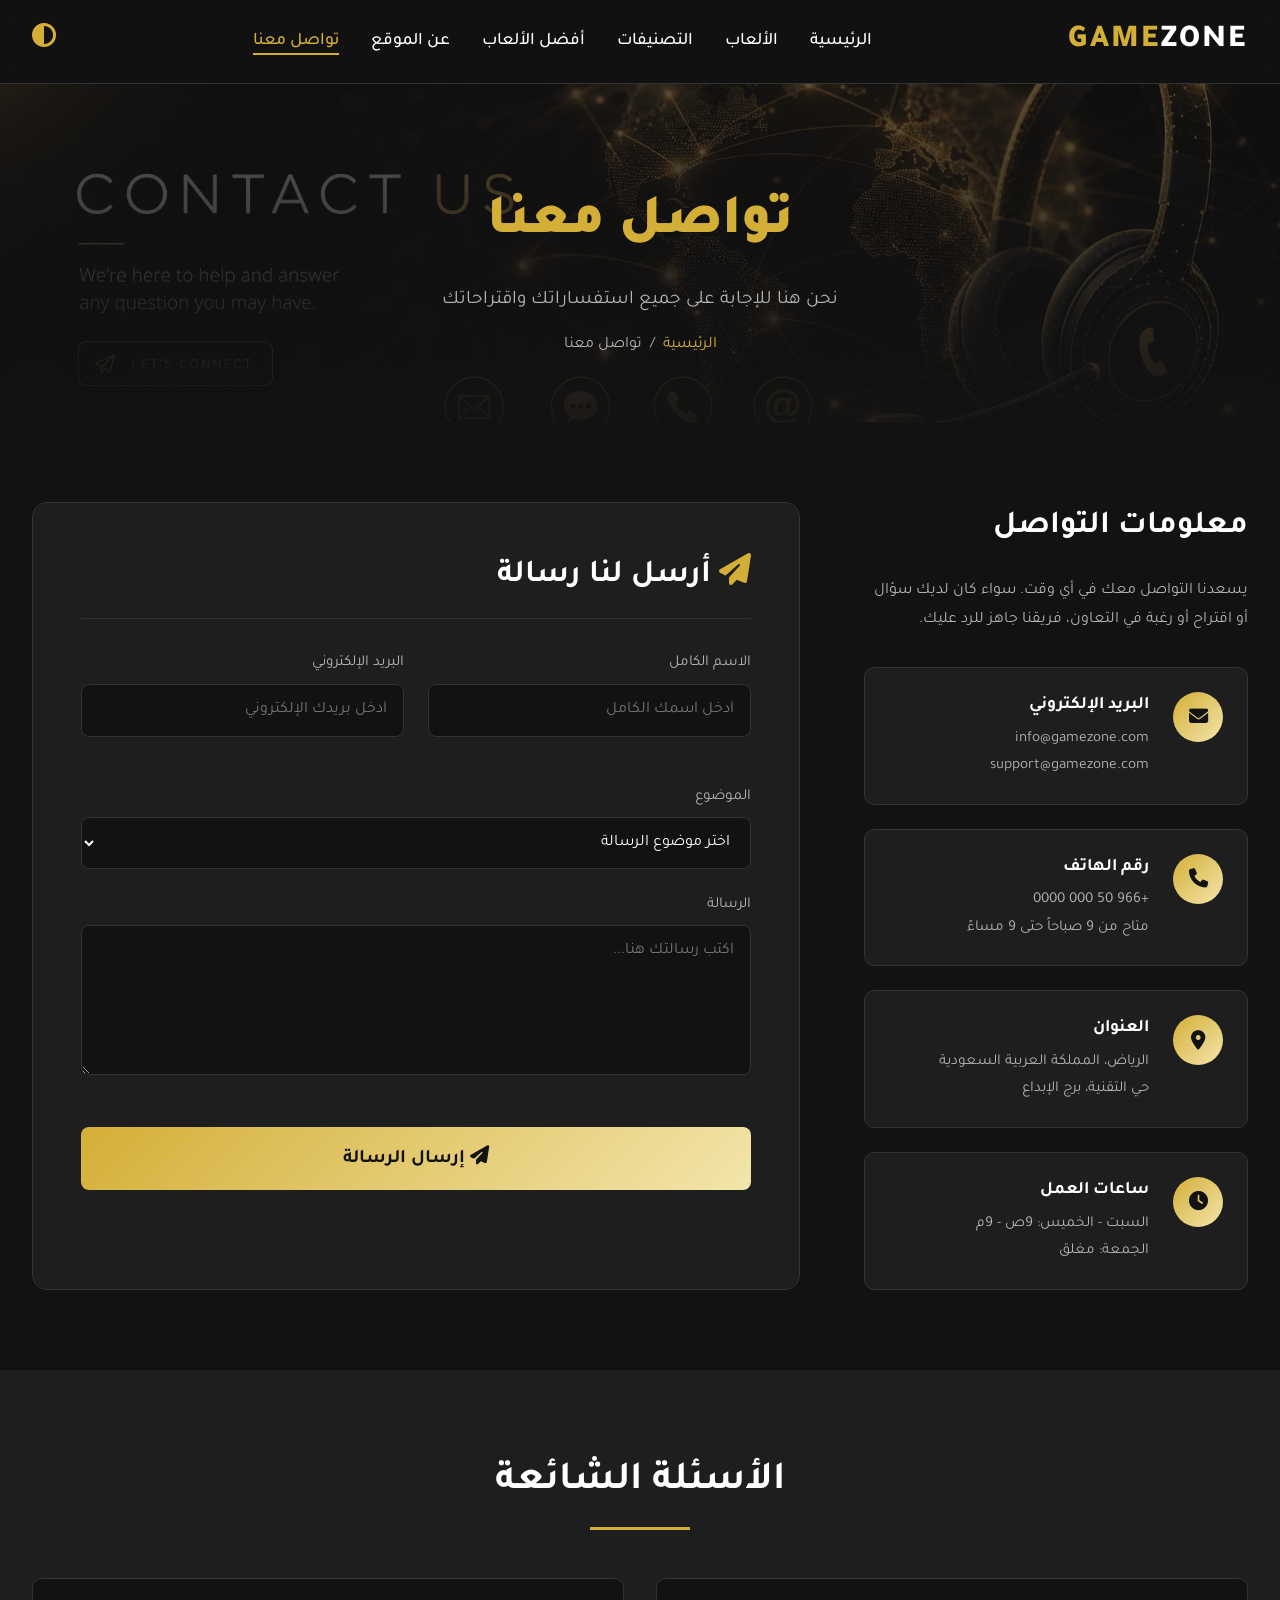
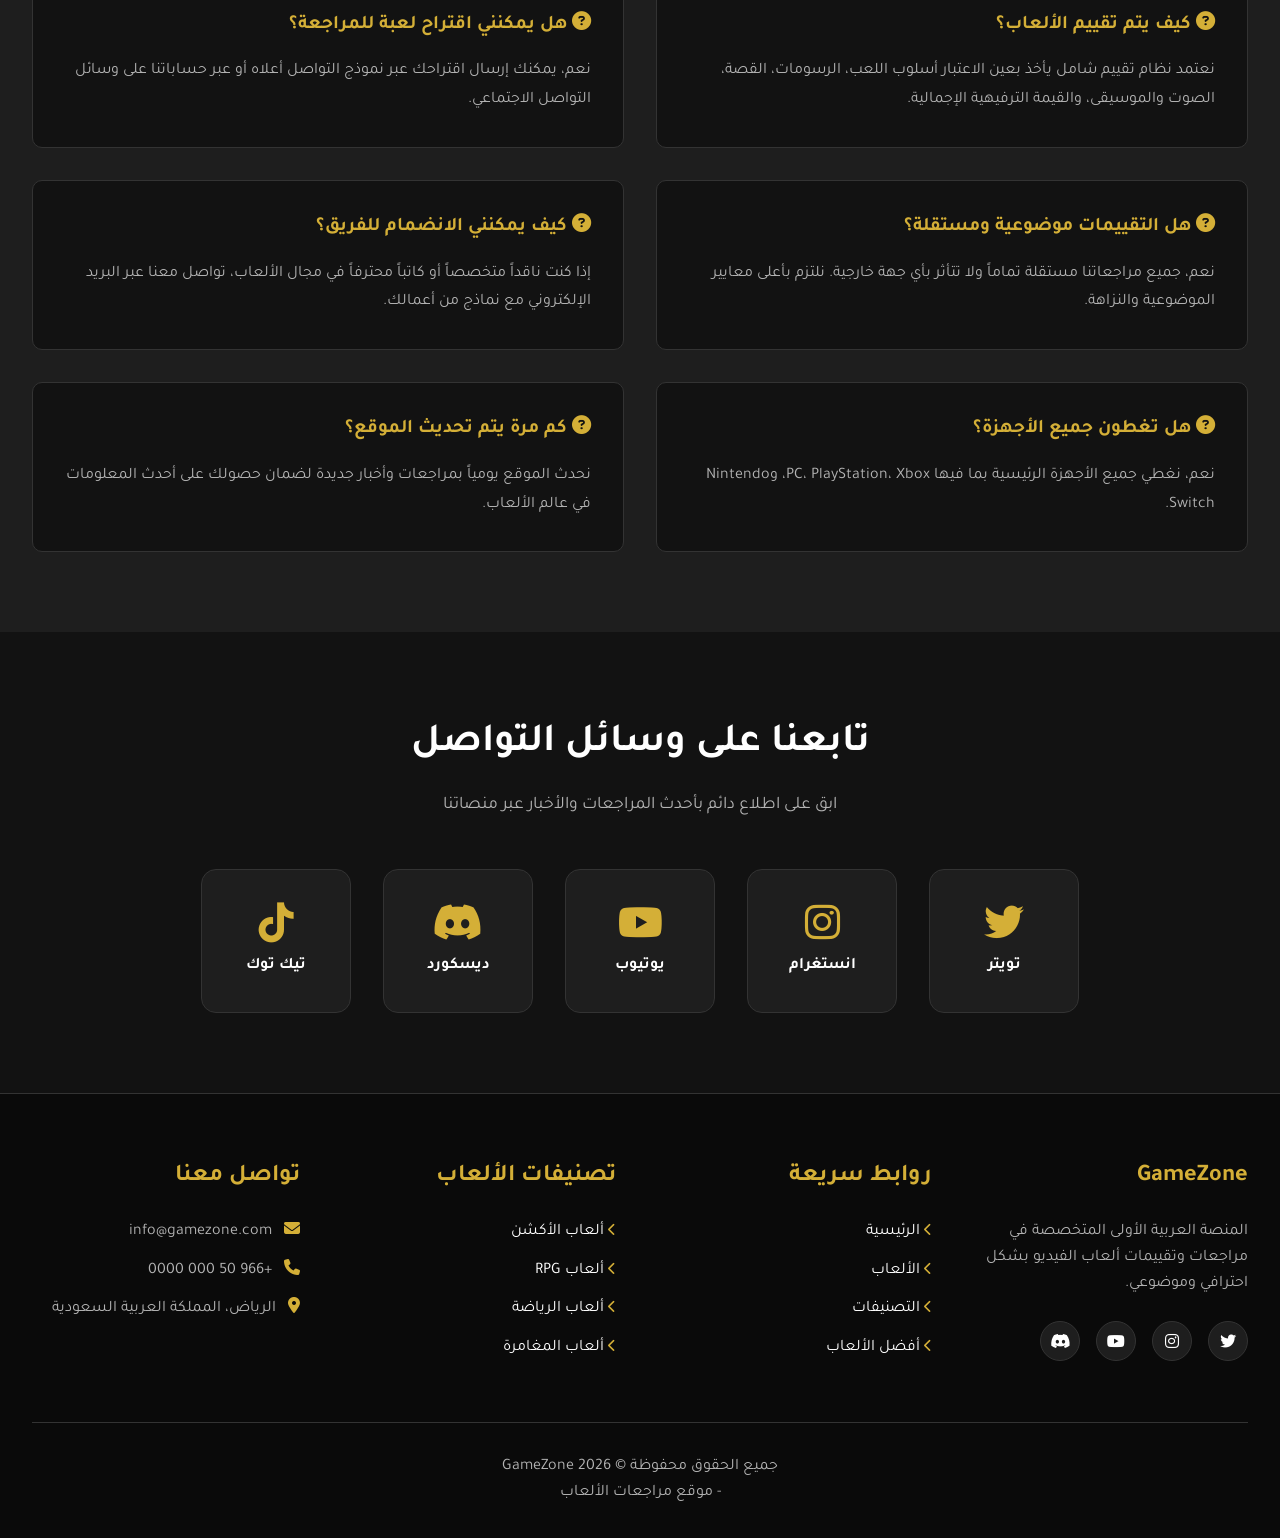
<file: contact.html>
<!DOCTYPE html>
<html lang="ar" dir="rtl">
<head>
    <meta charset="UTF-8">
    <meta name="viewport" content="width=device-width, initial-scale=1.0">
    <title>تواصل معنا - GameZone</title>
    <link rel="stylesheet" href="style.css">
    <link rel="stylesheet" href="responsive.css">
    <link rel="preconnect" href="https://fonts.googleapis.com">
    <link href="https://fonts.googleapis.com/css2?family=Tajawal:wght@300;400;500;700;800;900&display=swap" rel="stylesheet">
    <link rel="stylesheet" href="https://cdnjs.cloudflare.com/ajax/libs/font-awesome/6.5.0/css/all.min.css">
    <style>
        .page-hero {
            background-image: linear-gradient(rgba(18,18,18,0.7), rgba(18,18,18,0.95)), url('contact_us_background.png');
            background-size: cover;
            background-position: center;
            padding: 6rem 0 4rem;
            text-align: center;
        }

        .page-hero h1 {
            font-size: 3.5rem;
            font-weight: 900;
            color: var(--primary-color);
            margin-bottom: 1rem;
        }

        .page-hero p {
            color: var(--text-muted);
            font-size: 1.2rem;
        }

        .breadcrumb {
            display: flex;
            gap: 0.5rem;
            justify-content: center;
            margin-top: 1rem;
            color: var(--text-muted);
        }

        .breadcrumb a {
            color: var(--primary-color);
        }

        .contact-section {
            padding: 5rem 0;
        }

        .contact-grid {
            display: grid;
            grid-template-columns: 1fr 2fr;
            gap: 4rem;
        }

        .contact-info h2 {
            font-size: 2rem;
            margin-bottom: 1.5rem;
        }

        .contact-info p {
            color: var(--text-muted);
            margin-bottom: 2rem;
            line-height: 1.8;
        }

        .info-cards {
            display: flex;
            flex-direction: column;
            gap: 1.5rem;
        }

        .info-card {
            display: flex;
            align-items: flex-start;
            gap: 1.5rem;
            background-color: var(--bg-light);
            border: 1px solid var(--border-color);
            border-radius: 10px;
            padding: 1.5rem;
            transition: all 0.3s ease;
        }

        .info-card:hover {
            border-color: var(--primary-color);
        }

        .info-icon {
            width: 50px;
            height: 50px;
            background: linear-gradient(135deg, var(--primary-color), var(--secondary-color));
            border-radius: 50%;
            display: flex;
            justify-content: center;
            align-items: center;
            color: var(--bg-dark);
            font-size: 1.2rem;
            flex-shrink: 0;
        }

        .info-text h4 {
            font-size: 1.1rem;
            margin-bottom: 0.3rem;
        }

        .info-text p {
            color: var(--text-muted);
            margin: 0;
            font-size: 0.95rem;
        }

        .contact-form-wrapper {
            background-color: var(--bg-light);
            border: 1px solid var(--border-color);
            border-radius: 15px;
            padding: 3rem;
        }

        .contact-form-wrapper h2 {
            font-size: 2rem;
            margin-bottom: 2rem;
            padding-bottom: 1rem;
            border-bottom: 1px solid var(--border-color);
        }

        .form-row {
            display: grid;
            grid-template-columns: 1fr 1fr;
            gap: 1.5rem;
        }

        .form-group label {
            display: block;
            margin-bottom: 0.5rem;
            color: var(--text-muted);
            font-size: 0.95rem;
        }

        .form-control {
            width: 100%;
            padding: 1rem;
            background-color: var(--bg-dark);
            border: 1px solid var(--border-color);
            color: var(--text-light);
            border-radius: 8px;
            font-family: inherit;
            font-size: 1rem;
            transition: all 0.3s ease;
        }

        .form-control:focus {
            outline: none;
            border-color: var(--primary-color);
            box-shadow: 0 0 15px rgba(212, 175, 55, 0.15);
        }

        textarea.form-control {
            min-height: 150px;
            resize: vertical;
        }

        .submit-btn {
            width: 100%;
            padding: 1.2rem;
            background: linear-gradient(135deg, var(--primary-color), var(--secondary-color));
            color: var(--bg-dark);
            border: none;
            border-radius: 8px;
            font-size: 1.2rem;
            font-weight: 700;
            font-family: inherit;
            cursor: pointer;
            transition: all 0.3s ease;
            margin-top: 1rem;
        }

        .submit-btn:hover {
            transform: translateY(-3px);
            box-shadow: 0 10px 25px rgba(212, 175, 55, 0.3);
        }

        .faq-section {
            padding: 5rem 0;
            background-color: var(--bg-light);
        }

        .faq-grid {
            display: grid;
            grid-template-columns: 1fr 1fr;
            gap: 2rem;
        }

        .faq-item {
            background-color: var(--bg-dark);
            border: 1px solid var(--border-color);
            border-radius: 10px;
            padding: 2rem;
            transition: all 0.3s ease;
        }

        .faq-item:hover {
            border-color: var(--primary-color);
        }

        .faq-item h3 {
            font-size: 1.2rem;
            margin-bottom: 1rem;
            color: var(--primary-color);
        }

        .faq-item p {
            color: var(--text-muted);
            line-height: 1.8;
        }

        .social-contact {
            padding: 5rem 0;
            text-align: center;
        }

        .social-contact h2 {
            font-size: 2.5rem;
            margin-bottom: 1rem;
        }

        .social-contact p {
            color: var(--text-muted);
            margin-bottom: 3rem;
            font-size: 1.1rem;
        }

        .social-big {
            display: flex;
            justify-content: center;
            gap: 2rem;
            flex-wrap: wrap;
        }

        .social-big-item {
            display: flex;
            flex-direction: column;
            align-items: center;
            gap: 0.8rem;
            padding: 2rem;
            background-color: var(--bg-light);
            border: 1px solid var(--border-color);
            border-radius: 15px;
            width: 150px;
            transition: all 0.4s ease;
        }

        .social-big-item:hover {
            border-color: var(--primary-color);
            transform: translateY(-8px);
            background-color: var(--primary-color);
            color: var(--bg-dark);
        }

        .social-big-item i {
            font-size: 2.5rem;
            color: var(--primary-color);
            transition: all 0.4s ease;
        }

        .social-big-item:hover i {
            color: var(--bg-dark);
        }

        .social-big-item span {
            font-weight: 700;
        }

        @media (max-width: 991px) {
            .contact-grid {
                grid-template-columns: 1fr;
            }
            .faq-grid {
                grid-template-columns: 1fr;
            }
        }

        @media (max-width: 768px) {
            .page-hero h1 { font-size: 2.5rem; }
            .form-row { grid-template-columns: 1fr; }
            .contact-form-wrapper { padding: 2rem; }
        }
    </style>
</head>
<body>

    <div class="loader-wrapper">
        <div class="loader"></div>
    </div>

    <header>
        <div class="container">
            <nav class="navbar">
                <a href="index.html" class="logo">Game<span>Zone</span></a>
                <ul class="nav-links">
                    <li><a href="index.html">الرئيسية</a></li>
                    <li><a href="games.html">الألعاب</a></li>
                    <li><a href="categories.html">التصنيفات</a></li>
                    <li><a href="top-games.html">أفضل الألعاب</a></li>
                    <li><a href="about.html">عن الموقع</a></li>
                    <li><a href="contact.html" class="active">تواصل معنا</a></li>
                </ul>
                <label class="theme-label" for="themeToggle" title="تبديل الوضع">
                    <i class="fa-solid fa-circle-half-stroke"></i>
                </label>
            </nav>
        </div>
    </header>

    <section class="page-hero">
        <div class="container">
            <h1>تواصل معنا</h1>
            <p>نحن هنا للإجابة على جميع استفساراتك واقتراحاتك</p>
            <div class="breadcrumb">
                <a href="index.html">الرئيسية</a>
                <span>/</span>
                <span>تواصل معنا</span>
            </div>
        </div>
    </section>

    <section class="contact-section">
        <div class="container">
            <div class="contact-grid">
                <div class="contact-info">
                    <h2>معلومات التواصل</h2>
                    <p>يسعدنا التواصل معك في أي وقت. سواء كان لديك سؤال أو اقتراح أو رغبة في التعاون، فريقنا جاهز للرد عليك.</p>
                    <div class="info-cards">
                        <div class="info-card">
                            <div class="info-icon">
                                <i class="fa-solid fa-envelope"></i>
                            </div>
                            <div class="info-text">
                                <h4>البريد الإلكتروني</h4>
                                <p>info@gamezone.com</p>
                                <p>support@gamezone.com</p>
                            </div>
                        </div>
                        <div class="info-card">
                            <div class="info-icon">
                                <i class="fa-solid fa-phone"></i>
                            </div>
                            <div class="info-text">
                                <h4>رقم الهاتف</h4>
                                <p>+966 50 000 0000</p>
                                <p>متاح من 9 صباحاً حتى 9 مساءً</p>
                            </div>
                        </div>
                        <div class="info-card">
                            <div class="info-icon">
                                <i class="fa-solid fa-location-dot"></i>
                            </div>
                            <div class="info-text">
                                <h4>العنوان</h4>
                                <p>الرياض، المملكة العربية السعودية</p>
                                <p>حي التقنية، برج الإبداع</p>
                            </div>
                        </div>
                        <div class="info-card">
                            <div class="info-icon">
                                <i class="fa-solid fa-clock"></i>
                            </div>
                            <div class="info-text">
                                <h4>ساعات العمل</h4>
                                <p>السبت - الخميس: 9ص - 9م</p>
                                <p>الجمعة: مغلق</p>
                            </div>
                        </div>
                    </div>
                </div>

                <div class="contact-form-wrapper">
                    <h2><i class="fa-solid fa-paper-plane" style="color:var(--primary-color);"></i> أرسل لنا رسالة</h2>
                    <form action="#" method="post">
                        <div class="form-row">
                            <div class="form-group">
                                <label for="name">الاسم الكامل</label>
                                <input type="text" id="name" name="name" class="form-control" placeholder="أدخل اسمك الكامل" required>
                            </div>
                            <div class="form-group">
                                <label for="email">البريد الإلكتروني</label>
                                <input type="email" id="email" name="email" class="form-control" placeholder="أدخل بريدك الإلكتروني" required>
                            </div>
                        </div>
                        <div class="form-group" style="margin-top:1.5rem;">
                            <label for="subject">الموضوع</label>
                            <select id="subject" name="subject" class="form-control">
                                <option value="">اختر موضوع الرسالة</option>
                                <option value="review">طلب مراجعة لعبة</option>
                                <option value="suggestion">اقتراح أو ملاحظة</option>
                                <option value="partnership">طلب شراكة أو تعاون</option>
                                <option value="technical">مشكلة تقنية</option>
                                <option value="other">أخرى</option>
                            </select>
                        </div>
                        <div class="form-group" style="margin-top:1.5rem;">
                            <label for="message">الرسالة</label>
                            <textarea id="message" name="message" class="form-control" placeholder="اكتب رسالتك هنا..." required></textarea>
                        </div>
                        <button type="submit" class="submit-btn">
                            <i class="fa-solid fa-paper-plane"></i> إرسال الرسالة
                        </button>
                    </form>
                </div>
            </div>
        </div>
    </section>

    <section class="faq-section">
        <div class="container">
            <h2 class="section-title">الأسئلة الشائعة</h2>
            <div class="faq-grid">
                <div class="faq-item">
                    <h3><i class="fa-solid fa-circle-question"></i> كيف يتم تقييم الألعاب؟</h3>
                    <p>نعتمد نظام تقييم شامل يأخذ بعين الاعتبار أسلوب اللعب، الرسومات، القصة، الصوت والموسيقى، والقيمة الترفيهية الإجمالية.</p>
                </div>
                <div class="faq-item">
                    <h3><i class="fa-solid fa-circle-question"></i> هل يمكنني اقتراح لعبة للمراجعة؟</h3>
                    <p>نعم، يمكنك إرسال اقتراحك عبر نموذج التواصل أعلاه أو عبر حساباتنا على وسائل التواصل الاجتماعي.</p>
                </div>
                <div class="faq-item">
                    <h3><i class="fa-solid fa-circle-question"></i> هل التقييمات موضوعية ومستقلة؟</h3>
                    <p>نعم، جميع مراجعاتنا مستقلة تماماً ولا تتأثر بأي جهة خارجية. نلتزم بأعلى معايير الموضوعية والنزاهة.</p>
                </div>
                <div class="faq-item">
                    <h3><i class="fa-solid fa-circle-question"></i> كيف يمكنني الانضمام للفريق؟</h3>
                    <p>إذا كنت ناقداً متخصصاً أو كاتباً محترفاً في مجال الألعاب، تواصل معنا عبر البريد الإلكتروني مع نماذج من أعمالك.</p>
                </div>
                <div class="faq-item">
                    <h3><i class="fa-solid fa-circle-question"></i> هل تغطون جميع الأجهزة؟</h3>
                    <p>نعم، نغطي جميع الأجهزة الرئيسية بما فيها PC، PlayStation، Xbox، وNintendo Switch.</p>
                </div>
                <div class="faq-item">
                    <h3><i class="fa-solid fa-circle-question"></i> كم مرة يتم تحديث الموقع؟</h3>
                    <p>نحدث الموقع يومياً بمراجعات وأخبار جديدة لضمان حصولك على أحدث المعلومات في عالم الألعاب.</p>
                </div>
            </div>
        </div>
    </section>

    <section class="social-contact">
        <div class="container">
            <h2>تابعنا على وسائل التواصل</h2>
            <p>ابق على اطلاع دائم بأحدث المراجعات والأخبار عبر منصاتنا</p>
            <div class="social-big">
                <a href="#" class="social-big-item">
                    <i class="fa-brands fa-twitter"></i>
                    <span>تويتر</span>
                </a>
                <a href="#" class="social-big-item">
                    <i class="fa-brands fa-instagram"></i>
                    <span>انستغرام</span>
                </a>
                <a href="#" class="social-big-item">
                    <i class="fa-brands fa-youtube"></i>
                    <span>يوتيوب</span>
                </a>
                <a href="#" class="social-big-item">
                    <i class="fa-brands fa-discord"></i>
                    <span>ديسكورد</span>
                </a>
                <a href="#" class="social-big-item">
                    <i class="fa-brands fa-tiktok"></i>
                    <span>تيك توك</span>
                </a>
            </div>
        </div>
    </section>

    <footer>
        <div class="container">
            <div class="footer-grid">
                <div class="footer-col">
                    <h3>GameZone</h3>
                    <p style="color: var(--text-muted); margin-bottom:1.5rem;">المنصة العربية الأولى المتخصصة في مراجعات وتقييمات ألعاب الفيديو بشكل احترافي وموضوعي.</p>
                    <div class="social-links">
                        <a href="#" class="social-icon"><i class="fa-brands fa-twitter"></i></a>
                        <a href="#" class="social-icon"><i class="fa-brands fa-instagram"></i></a>
                        <a href="#" class="social-icon"><i class="fa-brands fa-youtube"></i></a>
                        <a href="#" class="social-icon"><i class="fa-brands fa-discord"></i></a>
                    </div>
                </div>
                <div class="footer-col">
                    <h3>روابط سريعة</h3>
                    <ul class="footer-links">
                        <li><a href="index.html"><i class="fa-solid fa-chevron-left" style="color:var(--primary-color); font-size:0.8rem;"></i> الرئيسية</a></li>
                        <li><a href="games.html"><i class="fa-solid fa-chevron-left" style="color:var(--primary-color); font-size:0.8rem;"></i> الألعاب</a></li>
                        <li><a href="categories.html"><i class="fa-solid fa-chevron-left" style="color:var(--primary-color); font-size:0.8rem;"></i> التصنيفات</a></li>
                        <li><a href="top-games.html"><i class="fa-solid fa-chevron-left" style="color:var(--primary-color); font-size:0.8rem;"></i> أفضل الألعاب</a></li>
                    </ul>
                </div>
                <div class="footer-col">
                    <h3>تصنيفات الألعاب</h3>
                    <ul class="footer-links">
                        <li><a href="categories.html"><i class="fa-solid fa-chevron-left" style="color:var(--primary-color); font-size:0.8rem;"></i> ألعاب الأكشن</a></li>
                        <li><a href="categories.html"><i class="fa-solid fa-chevron-left" style="color:var(--primary-color); font-size:0.8rem;"></i> ألعاب RPG</a></li>
                        <li><a href="categories.html"><i class="fa-solid fa-chevron-left" style="color:var(--primary-color); font-size:0.8rem;"></i> ألعاب الرياضة</a></li>
                        <li><a href="categories.html"><i class="fa-solid fa-chevron-left" style="color:var(--primary-color); font-size:0.8rem;"></i> ألعاب المغامرة</a></li>
                    </ul>
                </div>
                <div class="footer-col">
                    <h3>تواصل معنا</h3>
                    <ul class="footer-links" style="color: var(--text-muted);">
                        <li><i class="fa-solid fa-envelope" style="color:var(--primary-color); margin-left:0.5rem;"></i> info@gamezone.com</li>
                        <li style="margin-top:0.8rem;"><i class="fa-solid fa-phone" style="color:var(--primary-color); margin-left:0.5rem;"></i> +966 50 000 0000</li>
                        <li style="margin-top:0.8rem;"><i class="fa-solid fa-location-dot" style="color:var(--primary-color); margin-left:0.5rem;"></i> الرياض، المملكة العربية السعودية</li>
                    </ul>
                </div>
            </div>
            <div class="copyright">
                <p>                <p>جميع الحقوق محفوظة &copy; 2026 GameZone</p> - موقع مراجعات الألعاب</p>
            </div>
        </div>
    </footer>

</body>
</html>
</file>
<file: style.css>
@import url('https://fonts.googleapis.com/css2?family=Tajawal:wght@300;400;500;700;800;900&display=swap');

:root {
    --primary-color: #D4AF37; 
    --secondary-color: #F3E5AB; 
    --bg-dark: #121212;
    --bg-light: #1E1E1E;
    --text-light: #FFFFFF;
    --text-muted: #B3B3B3;
    --border-color: #333333;
    --transition: all 0.4s cubic-bezier(0.25, 0.8, 0.25, 1);
}

[data-theme="light"] {
    --bg-dark: #F5F5F5;
    --bg-light: #FFFFFF;
    --text-light: #121212;
    --text-muted: #666666;
    --border-color: #DDDDDD;
}

* {
    margin: 0;
    padding: 0;
    box-sizing: border-box;
}

body {
    font-family: 'Tajawal', sans-serif;
    background-color: var(--bg-dark);
    color: var(--text-light);
    line-height: 1.6;
    direction: rtl;
    text-align: right;
    overflow-x: hidden;
    transition: var(--transition);
}

a {
    text-decoration: none;
    color: inherit;
    transition: var(--transition);
}

ul {
    list-style: none;
}

img {
    max-width: 100%;
    height: auto;
    display: block;
}

.loader-wrapper {
    position: fixed;
    top: 0;
    left: 0;
    width: 100%;
    height: 100%;
    background-color: var(--bg-dark);
    display: flex;
    justify-content: center;
    align-items: center;
    z-index: 9999;
    animation: fadeOut 1s ease 2s forwards;
    pointer-events: none;
}

.loader {
    width: 60px;
    height: 60px;
    border: 3px solid var(--border-color);
    border-top-color: var(--primary-color);
    border-radius: 50%;
    animation: spin 1s linear infinite;
}

@keyframes spin {
    to { transform: rotate(360deg); }
}

@keyframes fadeOut {
    to { opacity: 0; visibility: hidden; }
}

header {
    background-color: rgba(18, 18, 18, 0.95);
    backdrop-filter: blur(10px);
    border-bottom: 1px solid var(--border-color);
    position: sticky;
    top: 0;
    z-index: 1000;
    padding: 1rem 0;
    transition: var(--transition);
}

[data-theme="light"] header {
    background-color: rgba(255, 255, 255, 0.95);
}

.container {
    width: 90%;
    max-width: 1400px;
    margin: 0 auto;
}

.navbar {
    display: flex;
    justify-content: space-between;
    align-items: center;
}

.logo {
    font-size: 2rem;
    font-weight: 900;
    color: var(--primary-color);
    letter-spacing: 2px;
    text-transform: uppercase;
}

.logo span {
    color: var(--text-light);
}

.nav-links {
    display: flex;
    gap: 2rem;
}

.nav-links a {
    font-size: 1.1rem;
    font-weight: 500;
    position: relative;
    padding-bottom: 5px;
}

.nav-links a::after {
    content: '';
    position: absolute;
    bottom: 0;
    right: 0;
    width: 0;
    height: 2px;
    background-color: var(--primary-color);
    transition: var(--transition);
}

.nav-links a:hover::after,
.nav-links a.active::after {
    width: 100%;
}

.nav-links a:hover,
.nav-links a.active {
    color: var(--primary-color);
}

.theme-switch {
    display: none;
}

.theme-label {
    cursor: pointer;
    font-size: 1.5rem;
    color: var(--primary-color);
    transition: var(--transition);
}

.theme-label:hover {
    transform: scale(1.1);
}

.hero {
    height: 80vh;
    min-height: 600px;
    position: relative;
    display: flex;
    align-items: center;
    background-image: linear-gradient(rgba(18, 18, 18, 0.7), rgba(18, 18, 18, 0.9)), url('homepage_hero_background.png');
    background-size: cover;
    background-position: center;
    background-attachment: fixed;
}

.hero-content {
    max-width: 800px;
    position: relative;
    z-index: 2;
}

.hero h1 {
    font-size: 4rem;
    font-weight: 900;
    margin-bottom: 1rem;
    line-height: 1.2;
    background: linear-gradient(45deg, var(--primary-color), var(--secondary-color));
    -webkit-background-clip: text;
    -webkit-text-fill-color: transparent;
    animation: fadeInUp 1s ease;
}

.hero p {
    font-size: 1.5rem;
    color: var(--text-muted);
    margin-bottom: 2rem;
    animation: fadeInUp 1s ease 0.2s backwards;
}

.btn {
    display: inline-block;
    padding: 1rem 2.5rem;
    font-size: 1.2rem;
    font-weight: 700;
    border: 2px solid var(--primary-color);
    border-radius: 5px;
    background: transparent;
    color: var(--primary-color);
    cursor: pointer;
    position: relative;
    overflow: hidden;
    z-index: 1;
    transition: var(--transition);
}

.btn::before {
    content: '';
    position: absolute;
    top: 0;
    right: 0;
    width: 0;
    height: 100%;
    background-color: var(--primary-color);
    z-index: -1;
    transition: var(--transition);
}

.btn:hover::before {
    width: 100%;
}

.btn:hover {
    color: var(--bg-dark);
}

.section-title {
    text-align: center;
    font-size: 2.5rem;
    margin-bottom: 3rem;
    position: relative;
    padding-bottom: 1rem;
}

.section-title::after {
    content: '';
    position: absolute;
    bottom: 0;
    left: 50%;
    transform: translateX(-50%);
    width: 100px;
    height: 3px;
    background-color: var(--primary-color);
}

.games-grid {
    display: grid;
    grid-template-columns: repeat(auto-fill, minmax(300px, 1fr));
    gap: 2rem;
    padding: 4rem 0;
}

.game-card {
    background-color: var(--bg-light);
    border-radius: 10px;
    overflow: hidden;
    border: 1px solid var(--border-color);
    transition: var(--transition);
    position: relative;
    top: 0;
}

.game-card:hover {
    transform: translateY(-10px);
    box-shadow: 0 15px 30px rgba(212, 175, 55, 0.1);
    border-color: var(--primary-color);
}

.game-img-wrapper {
    position: relative;
    overflow: hidden;
    height: 200px;
}

.game-img-wrapper img {
    width: 100%;
    height: 100%;
    object-fit: cover;
    transition: transform 0.5s ease;
}

.game-card:hover .game-img-wrapper img {
    transform: scale(1.1);
}

.game-overlay {
    position: absolute;
    top: 0;
    left: 0;
    width: 100%;
    height: 100%;
    background: rgba(0, 0, 0, 0.5);
    display: flex;
    justify-content: center;
    align-items: center;
    opacity: 0;
    transition: var(--transition);
}

.game-card:hover .game-overlay {
    opacity: 1;
}

.play-btn {
    width: 60px;
    height: 60px;
    background-color: var(--primary-color);
    border-radius: 50%;
    display: flex;
    justify-content: center;
    align-items: center;
    color: var(--bg-dark);
    font-size: 1.5rem;
    transform: scale(0);
    transition: var(--transition);
}

.game-card:hover .play-btn {
    transform: scale(1);
}

.game-info {
    padding: 1.5rem;
}

.game-title {
    font-size: 1.5rem;
    margin-bottom: 0.5rem;
    color: var(--text-light);
}

.game-meta {
    display: flex;
    justify-content: space-between;
    color: var(--text-muted);
    font-size: 0.9rem;
    margin-bottom: 1rem;
    border-bottom: 1px solid var(--border-color);
    padding-bottom: 1rem;
}

.rating {
    color: var(--primary-color);
    font-size: 1.2rem;
}

.star-empty {
    color: var(--border-color);
}

.game-desc {
    color: var(--text-muted);
    margin-bottom: 1.5rem;
    display: -webkit-box;
    -webkit-line-clamp: 3;
    -webkit-box-orient: vertical;
    overflow: hidden;
}

.categories-section {
    background-color: var(--bg-light);
    padding: 5rem 0;
}

.cat-grid {
    display: grid;
    grid-template-columns: repeat(auto-fit, minmax(200px, 1fr));
    gap: 1.5rem;
}

.cat-card {
    background-color: var(--bg-dark);
    border: 1px solid var(--border-color);
    padding: 2rem;
    text-align: center;
    border-radius: 10px;
    transition: var(--transition);
    cursor: pointer;
}

.cat-icon {
    font-size: 3rem;
    color: var(--primary-color);
    margin-bottom: 1rem;
    transition: var(--transition);
}

.cat-card:hover {
    border-color: var(--primary-color);
    background-color: var(--primary-color);
}

.cat-card:hover .cat-icon,
.cat-card:hover h3 {
    color: var(--bg-dark);
}

.details-hero {
    height: 60vh;
    background-image: linear-gradient(rgba(18, 18, 18, 0.5), var(--bg-dark)), url('game1.jpg');
    background-size: cover;
    background-position: center;
    display: flex;
    align-items: flex-end;
    padding-bottom: 3rem;
}

.details-header {
    display: flex;
    justify-content: space-between;
    align-items: flex-end;
    flex-wrap: wrap;
    gap: 2rem;
}

.details-title {
    font-size: 3.5rem;
    margin-bottom: 1rem;
}

.score-box {
    background-color: var(--primary-color);
    color: var(--bg-dark);
    padding: 1.5rem;
    border-radius: 10px;
    text-align: center;
    min-width: 150px;
}

.score-number {
    font-size: 3rem;
    font-weight: 900;
    line-height: 1;
}

.content-grid {
    display: grid;
    grid-template-columns: 2fr 1fr;
    gap: 3rem;
    padding: 4rem 0;
}

.review-content p {
    margin-bottom: 1.5rem;
    font-size: 1.1rem;
    color: var(--text-muted);
}

.review-content h2 {
    margin: 2rem 0 1rem;
    color: var(--primary-color);
}

.sidebar-box {
    background-color: var(--bg-light);
    border: 1px solid var(--border-color);
    border-radius: 10px;
    padding: 2rem;
    margin-bottom: 2rem;
}

.sidebar-box h3 {
    border-bottom: 1px solid var(--border-color);
    padding-bottom: 1rem;
    margin-bottom: 1.5rem;
    color: var(--primary-color);
}

.meta-list li {
    display: flex;
    justify-content: space-between;
    margin-bottom: 1rem;
    padding-bottom: 1rem;
    border-bottom: 1px dashed var(--border-color);
}

.meta-list li:last-child {
    border: none;
    margin-bottom: 0;
    padding-bottom: 0;
}

.meta-label {
    color: var(--text-muted);
}

.meta-value {
    font-weight: 700;
}

.form-group {
    margin-bottom: 1.5rem;
}

.form-control {
    width: 100%;
    padding: 1rem;
    background-color: var(--bg-dark);
    border: 1px solid var(--border-color);
    color: var(--text-light);
    border-radius: 5px;
    font-family: inherit;
    font-size: 1rem;
    transition: var(--transition);
}

.form-control:focus {
    outline: none;
    border-color: var(--primary-color);
    box-shadow: 0 0 10px rgba(212, 175, 55, 0.2);
}

textarea.form-control {
    min-height: 150px;
    resize: vertical;
}

footer {
    background-color: #0a0a0a;
    padding: 4rem 0 2rem;
    border-top: 1px solid var(--border-color);
}

[data-theme="light"] footer {
    background-color: #f0f0f0;
}

.footer-grid {
    display: grid;
    grid-template-columns: repeat(auto-fit, minmax(250px, 1fr));
    gap: 3rem;
    margin-bottom: 3rem;
}

.footer-col h3 {
    color: var(--primary-color);
    margin-bottom: 1.5rem;
    font-size: 1.5rem;
}

.footer-links li {
    margin-bottom: 0.8rem;
}

.footer-links a:hover {
    color: var(--primary-color);
    padding-right: 10px;
}

.social-links {
    display: flex;
    gap: 1rem;
}

.social-icon {
    width: 40px;
    height: 40px;
    background-color: var(--bg-light);
    border: 1px solid var(--border-color);
    border-radius: 50%;
    display: flex;
    justify-content: center;
    align-items: center;
    transition: var(--transition);
}

.social-icon:hover {
    background-color: var(--primary-color);
    color: var(--bg-dark);
    transform: translateY(-5px);
}

.copyright {
    text-align: center;
    padding-top: 2rem;
    border-top: 1px solid var(--border-color);
    color: var(--text-muted);
}

@keyframes fadeInUp {
    from {
        opacity: 0;
        transform: translateY(30px);
    }
    to {
        opacity: 1;
        transform: translateY(0);
    }
}
</file>
<file: responsive.css>
@media (max-width: 1400px) {
    .container {
        width: 95%;
    }
}

@media (max-width: 1024px) {
    .hero h1 {
        font-size: 3.5rem;
    }
    
    .details-title {
        font-size: 3rem;
    }
    
    .content-grid {
        gap: 2rem;
    }
}

@media (max-width: 991px) {
    .hero h1 {
        font-size: 3rem;
    }
    
    .hero p {
        font-size: 1.2rem;
    }
    
    .content-grid {
        grid-template-columns: 1fr;
    }
    
    .sidebar-box {
        order: -1;
    }
    
    .games-grid {
        grid-template-columns: repeat(auto-fill, minmax(250px, 1fr));
    }
}

@media (max-width: 768px) {
    .navbar {
        flex-direction: column;
        gap: 1.5rem;
    }
    
    .nav-links {
        flex-wrap: wrap;
        justify-content: center;
        gap: 1rem;
    }
    
    .hero {
        height: 60vh;
        min-height: 500px;
        text-align: center;
    }
    
    .hero h1 {
        font-size: 2.5rem;
    }
    
    .hero p {
        font-size: 1.1rem;
    }
    
    .section-title {
        font-size: 2rem;
    }
    
    .details-hero {
        height: 50vh;
    }
    
    .details-header {
        flex-direction: column;
        align-items: center;
        text-align: center;
    }
    
    .details-title {
        font-size: 2.5rem;
    }
    
    .footer-grid {
        grid-template-columns: 1fr;
        text-align: center;
    }
    
    .social-links {
        justify-content: center;
    }
    
    .footer-links a:hover {
        padding-right: 0;
        color: var(--primary-color);
    }
}

@media (max-width: 480px) {
    .hero h1 {
        font-size: 2rem;
    }
    
    .nav-links {
        flex-direction: column;
        align-items: center;
        gap: 0.8rem;
    }
    
    .games-grid {
        grid-template-columns: 1fr;
    }
    
    .cat-grid {
        grid-template-columns: 1fr;
    }
    
    .btn {
        padding: 0.8rem 1.5rem;
        font-size: 1rem;
        width: 100%;
        text-align: center;
    }
    
    .details-title {
        font-size: 2rem;
    }
    
    .score-box {
        width: 100%;
    }
}

.nav-links a::after {
    right: 0;
    left: auto;
}

.btn::before {
    right: 0;
    left: auto;
}

.footer-links a:hover {
    padding-right: 10px;
    padding-left: 0;
}

@media (max-width: 768px) {
    .footer-links a:hover {
        padding-right: 0;
    }
}
</file>
